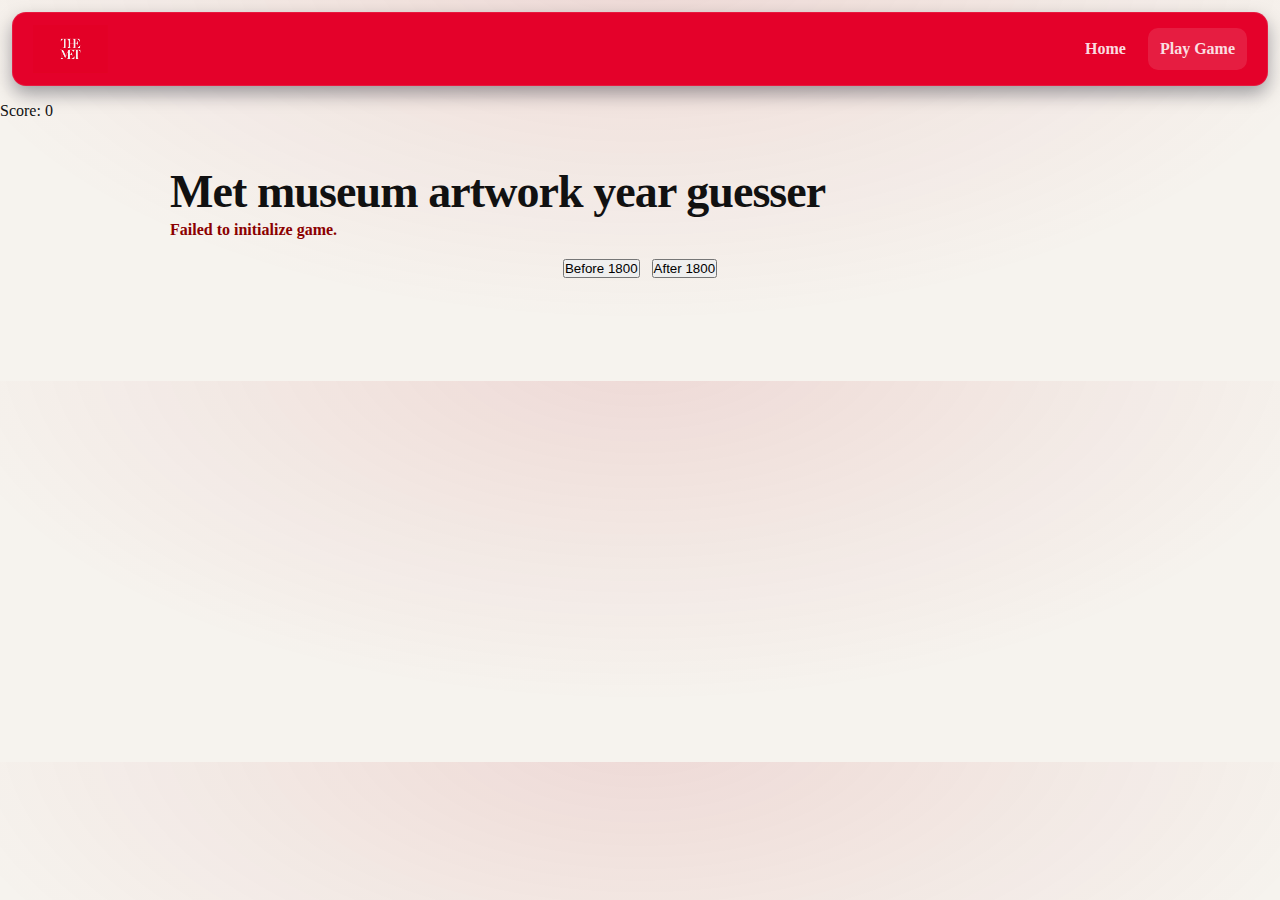
<file: game.html>
<!DOCTYPE html>
<html lang="en">

<head>
    <meta charset="UTF-8">
    <meta name="viewport" content="width=device-width, initial-scale=1.0">
    <title>Met museum artwork year guesser - Game</title>
    <link rel="stylesheet" href="style.css">
</head>

<body>

    <header class="header">
        <a class="brand" href="index.html" aria-label="Back to home" style="background-color: white;">
            <img id="header-visual" class="header-visual" src="images/met-logo.png" alt="The Met visual" />
        </a>

        <nav class="nav" aria-label="Main navigation">
            <a href="index.html">Home</a>
            <a href="game.html" class="active">Play Game</a>
        </nav>
    </header>



    <div class="score-display" id="score-display">Score: 0</div>
    <div class="container">
        <h1>Met museum artwork year guesser</h1>

        <div class="game-over-container" style="display: none;">
            <h2>Game Over!</h2>
            <p>Your final score is: <span id="final-score">0</span></p>
            <button id="restart-btn">Play Again</button>
        </div>
        <div class="game-container">
            <div class="artwork-container">
                <div class="loading" id="loading">Loading artwork...</div>
                <img id="artwork-image" class="artwork-image" style="display: none;" alt="Artwork">
                <div class="artwork-info" id="artwork-info"></div>
            </div>

            <div class="guess-buttons">
                <button id="before-1800">Before 1800</button>
                <button id="after-1800">After 1800</button>
            </div>

            <div class="result" id="result"></div>
        </div>
    </div>

    <script src="app.js"></script>
</body>

</html>
</file>
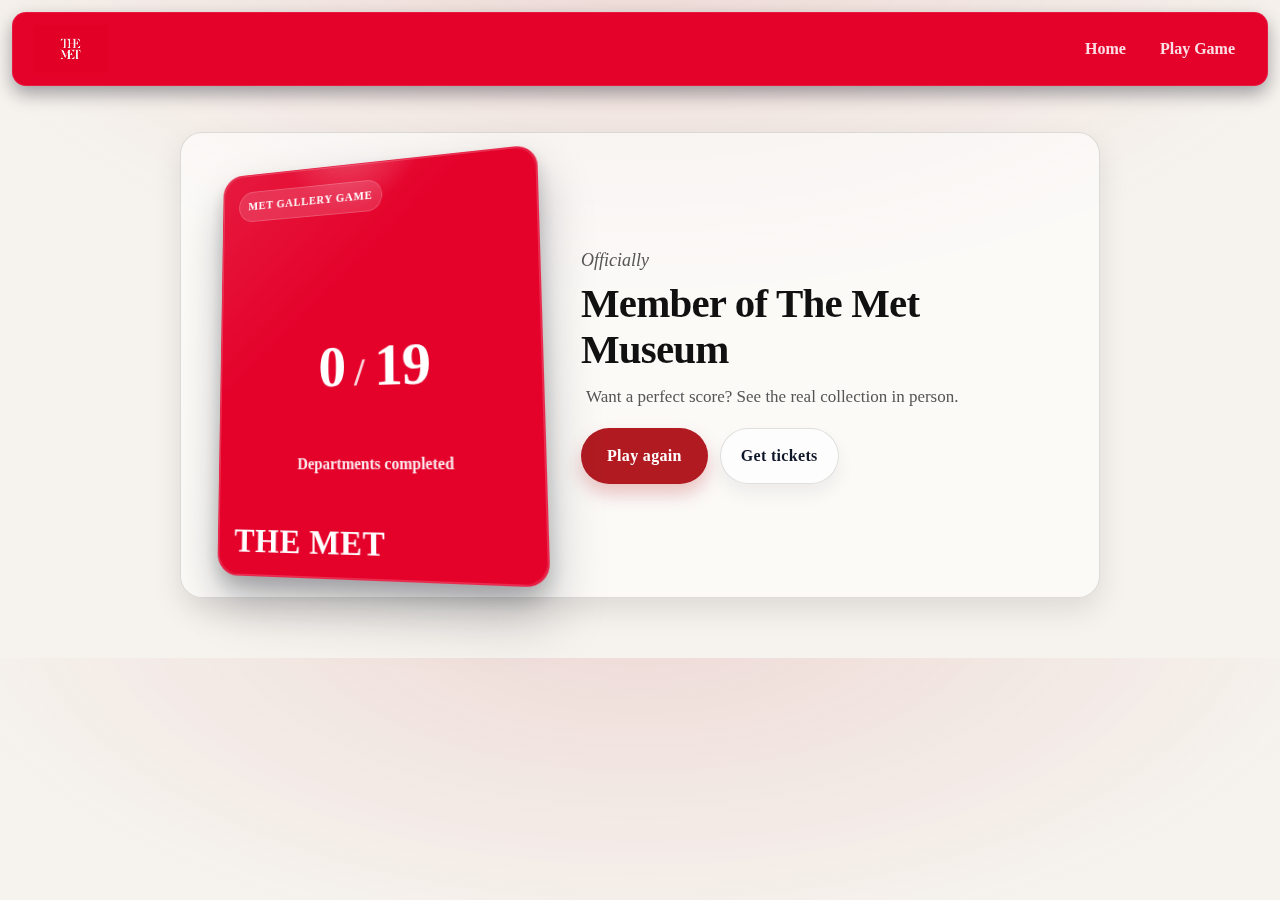
<file: gameover.html>
<!DOCTYPE html>
<html lang="en">

<head>
    <meta charset="utf-8" />
    <meta name="viewport" content="width=device-width, initial-scale=1" />
    <title>Game Complete - Met Gallery Game</title>
    <link rel="stylesheet" href="style.css" />
</head>

<body>
    <header class="header">
        <a class="brand" href="index.html" aria-label="Back to home" style="background-color: white;">
            <img class="header-visual" src="images/met-logo.png" alt="The Met visual" />
        </a>

        <!-- gameover lehel score ei näita -->
        <nav class="nav" aria-label="Main navigation">
            <a href="index.html">Home</a>
            <a href="game.html">Play Game</a>
        </nav>
    </header>

    <main class="container gameover">
        <section class="gameover-card">
            <div class="member-card" aria-label="Score card">
                <div class="member-top">
                    <span class="member-kicker">Met Gallery Game</span>
                </div>

                <div class="member-score">
                    <div class="score-big" id="finalScore">0</div>
                    <div class="score-slash">/</div>
                    <div class="score-big" id="totalScore">19</div>
                </div>

                <div class="member-sub">Departments completed</div>

                <div class="member-mark">
                    <span class="member-mark-text">THE MET</span>
                </div>
            </div>

            <div class="gameover-message">
                <div class="script-line">Officially</div>
                <h1 class="gameover-title">Member of The Met Museum</h1>

                <p class="subtitle gameover-subtitle">
                    Want a perfect score? See the real collection in person.
                </p>

                <div class="gameover-actions">
                    <a href="game.html" class="cta" id="playAgainBtn">Play again</a>
                    <a href="https://www.metmuseum.org/" class="secondary-cta" target="_blank"
                        rel="noopener noreferrer">
                        Get tickets
                    </a>
                </div>
            </div>
        </section>
    </main>

    <script src="gameover.js"></script>
</body>

</html>
</file>
<file: style.css>
:root{
  --bg: #f6f3ee;
  --text: #111;
  --muted: #555;
  --card: rgba(255,255,255,.75);
  --border: rgba(0,0,0,.12);
  --shadow: 0 12px 30px rgba(0,0,0,.10);

  --navA: #0f172a;
  --navB: #0b1220;

  --red: #b11a21;
  --redHover: #8f141a;
}

* { margin: 0; padding: 0; box-sizing: border-box; }

body{
  background:
    radial-gradient(1200px 600px at 50% -10%, rgba(177,26,33,.12), transparent 60%),
    var(--bg);
  color: var(--text);
  line-height: 1.6;
  font-family: ui-serif, Georgia, "Times New Roman", serif;
}

/* HEADER / NAV */
.header{
  position: sticky;
  top: 0;
  z-index: 10;

  display:flex;
  align-items:center;
  justify-content: space-between;
  gap: 16px;

  padding: 12px 20px;
  margin: 12px;

  background: #e4012a;
  border: 1px solid rgba(255,255,255,.10);
  border-radius: 14px;
  box-shadow: 0 8px 18px rgba(2,6,23,.35);
}

.brand{ display:flex; align-items:center; text-decoration:none; }

.header-visual{
  height: 48px;
  width: auto;
  object-fit: contain;
  display: block;
}


/* .header .logo{
  height: 44px;
  width: auto;
  display: block;
} */

.nav{
  display:flex;
  align-items:center;
  gap: 10px;
}

.nav a{
  color: rgba(255,255,255,.92);
  text-decoration:none;
  font-weight: 650;
  padding: 8px 12px;
  border-radius: 10px;
  transition: background .15s ease, transform .08s ease, opacity .15s ease;
  opacity: .95;
}

.nav a:hover,
.nav a:focus{
  background: rgba(255,255,255,.08);
  transform: translateY(-1px);
  opacity: 1;
}

.nav a.active{
  background: rgba(255,255,255,.12);
}

/* Score pill in header (game page) */
.nav .score-pill{
  color: rgba(255,255,255,.92);
  font-weight: 650;
  padding: 8px 12px;
  border-radius: 10px;
  opacity: .95;

  /* veidi “aktiivse” nupu moodi */
  background: rgba(255,255,255,.12);
  border: 1px solid rgba(255,255,255,.18);

  white-space: nowrap;
}


/* PAGE LAYOUT */
.container{
  max-width: 980px;
  margin: 0 auto;
  padding: 28px 20px 60px;
}

.hero{
  text-align: center;
}

.kicker{
  display:inline-block;
  padding: 6px 10px;
  border: 1px solid var(--border);
  border-radius: 999px;
  background: rgba(255,255,255,.6);
  color: var(--muted);
  font-size: 13px;
  letter-spacing: .06em;
  text-transform: uppercase;
}

h1{
  margin-top: 14px;
  font-size: clamp(28px, 4vw, 46px);
  line-height: 1.12;
  letter-spacing: -0.02em;
}

.subtitle{
  margin: 12px auto 0;
  max-width: 62ch;
  color: var(--muted);
  font-size: 17px;
}

.hero-media{
  margin: 26px auto 18px;
  max-width: 820px;
  border-radius: 18px;
  overflow: hidden;
  box-shadow: var(--shadow);
  border: 1px solid var(--border);
  background: #fff;
}

.hero-placeholder{
  height: 320px;
  display:flex;
  align-items:center;
  justify-content:center;
  background:
    linear-gradient(135deg, rgba(0,0,0,.03), rgba(0,0,0,.00)),
    radial-gradient(900px 240px at 50% 0%, rgba(177,26,33,.12), transparent 60%);
  color: var(--muted);
  font-weight: 600;
}

/* CTA BUTTON (punane, keskel, hover) */
.cta{
  display: inline-flex;
  align-items:center;
  justify-content:center;

  background: var(--red);
  color: #fff;
  text-decoration:none;

  padding: 14px 26px;
  border-radius: 999px;
  font-weight: 800;
  letter-spacing: .02em;

  box-shadow: 0 10px 18px rgba(177,26,33,.25);
  transition: transform .10s ease, background .15s ease, box-shadow .15s ease;
}

.cta:hover,
.cta:focus{
  background: var(--redHover);
  transform: translateY(-2px);
  box-shadow: 0 14px 26px rgba(177,26,33,.30);
}

/* Info card */
.info-card{
  margin: 28px auto 0;
  max-width: 820px;
  text-align: left;
  padding: 22px;
  background: var(--card);
  border: 1px solid var(--border);
  border-radius: 16px;
  box-shadow: 0 10px 20px rgba(0,0,0,.06);
}

.info-card h2{ margin-bottom: 10px; }
.info-card ul{ list-style-position: inside; }
.info-card li{ margin: 8px 0; }

/* Mobile */
@media (max-width: 640px){
  .header{
    flex-direction: column;
    align-items: flex-start;
  }
  .hero-placeholder{ height: 220px; }
}


/* GAME PAGE */
.container.game{
  text-align: center;
  max-width: 980px;
}

.game-card{
  margin: 22px auto 0;
  max-width: 820px;
  text-align: left;

  padding: 18px;
  background: var(--card);
  border: 1px solid var(--border);
  border-radius: 18px;
  box-shadow: var(--shadow);
}

/* fixed-size image container so big images don't take over */
.artwork-frame{
  position: relative;
  width: 100%;
  height: 360px;            /* <- ühtlane kõrgus kõigile piltidele */
  border-radius: 16px;
  overflow: hidden;
  background: #fff;
  border: 1px solid var(--border);
  box-shadow: 0 10px 20px rgba(0,0,0,.06);

  display:flex;
  align-items:center;
  justify-content:center;
}

.artwork-image{
  width: 100%;
  height: 100%;
  object-fit: contain;      /* ei lõika, mahutab pildi kasti sisse */
  display: block;
}

.loading{
  color: var(--muted);
  font-weight: 650;
}

/* artwork text */
#artwork-info .art-dept{
  margin-top: 14px;
  font-size: 14px;
  color: var(--muted);
  text-align: center;
}

#artwork-info .art-title{
  font-size: 18px;
  line-height: 1.25;
  text-align: center;
}

#artwork-info .art-artist{
  margin-top: 2px;
  text-align: center;
}

/* buttons centered + nice */
.guess-buttons{
  margin-top: 16px;
  display:flex;
  justify-content: center;
  gap: 12px;
  flex-wrap: wrap;
}

.guess-btn{
  appearance: none;
  border: 0;
  cursor: pointer;

  padding: 12px 18px;
  border-radius: 999px;
  font-weight: 800;
  letter-spacing: .02em;

  background: var(--red);
  color: #fff;
  box-shadow: 0 10px 18px rgba(177,26,33,.18);
  transition: transform .10s ease, background .15s ease, box-shadow .15s ease;
}

.guess-btn:hover,
.guess-btn:focus{
  background: var(--redHover);
  transform: translateY(-2px);
  box-shadow: 0 14px 26px rgba(177,26,33,.24);
}

.guess-btn:disabled{
  opacity: .55;
  cursor: not-allowed;
  transform: none;
  box-shadow: none;
}

/* result text centered */
.result{
  margin-top: 14px;
  font-weight: 800;
  text-align: center;
  animation: fadeUp .4s ease-out;
}

@keyframes fadeUp{
  from{ opacity: 0; transform: translateY(6px); }
  to{ opacity: 1; transform: translateY(0); }
}



/* mobile: smaller image frame */
@media (max-width: 640px){
  .artwork-frame{ height: 240px; }
  .game-card{ padding: 14px; }
}


/* ===== GAME FEEDBACK ANIMATIONS ===== */

/* common */
.artwork-frame{
  transition: box-shadow .4s ease, transform .35s ease;
}

/* CORRECT */
.artwork-frame.correct{
  box-shadow:
    0 0 0 2px rgba(218,165,32,.55),
    0 0 28px rgba(218,165,32,.45);
  transform: scale(1.015);
}

.artwork-frame.correct::after{
  content: "";
  position: absolute;
  inset: 0;
  border-radius: 16px;
  background:
    radial-gradient(120% 80% at 50% 0%,
      rgba(218,165,32,.35),
      transparent 60%);
  animation: glowFade 1.4s ease-out;
  pointer-events: none;
}

/* INCORRECT */
.artwork-frame.incorrect{
  box-shadow:
    0 0 0 2px rgba(177,26,33,.45),
    0 0 22px rgba(177,26,33,.35);
}

/* subtle glow fade */
@keyframes glowFade{
  from{ opacity: .9; }
  to{ opacity: 0; }
}

/* ===== RESULT FEEDBACK ===== */

.result{
  margin-top: 16px;
  text-align: center;
}

/* Correct / Incorrect pill */
.result::before{
  content: attr(data-status);
  display: inline-block;
  margin-bottom: 8px;

  padding: 6px 14px;
  border-radius: 999px;
  font-weight: 800;
  letter-spacing: .04em;
  text-transform: uppercase;
  font-size: 12px;
}

/* status colors */
.result.correct::before{
  background: rgba(218,165,32,.18);
  color: #6b5200;
  border: 1px solid rgba(218,165,32,.45);
}

.result.incorrect::before{
  background: rgba(177,26,33,.12);
  color: #7a1419;
  border: 1px solid rgba(177,26,33,.35);
}

/* meta info (year / date) */
.result-meta{
  margin-top: 6px;
  display: inline-flex;
  gap: 6px;
  align-items: baseline;

  font-size: 14px;
  color: var(--muted);
}

.result-label{
  text-transform: uppercase;
  letter-spacing: .06em;
  font-size: 11px;
}

.result-value{
  font-weight: 700;
  color: var(--text);
}





/* ===== GAME OVER PAGE ===== */

.container.gameover{
  max-width: 980px;
  padding-top: 34px;
}

.gameover-card{
  perspective: 1200px; /* makes the 3D card feel real */
  margin: 0 auto;
  max-width: 920px;

  display: grid;
  grid-template-columns: 340px 1fr;
  gap: 28px;

  align-items: center;

  padding: 22px;
  background: rgba(255,255,255,.55);
  border: 1px solid var(--border);
  border-radius: 22px;
  box-shadow: var(--shadow);
}

/* left “membership” card */
.member-card{
  position: relative;
  height: 420px;
  border-radius: 22px;
  overflow: hidden;

  background: #e4012a;
  border: 1px solid rgba(255,255,255,.18);
  box-shadow: 0 14px 28px rgba(2,6,23,.18);

  color: #fff;
  padding: 18px;
  display: flex;
  flex-direction: column;
  justify-content: space-between;
}

.member-top{
  display:flex;
  justify-content: space-between;
  align-items: center;
}

.member-kicker{
  display:inline-block;
  padding: 6px 10px;
  border-radius: 999px;
  background: rgba(255,255,255,.14);
  border: 1px solid rgba(255,255,255,.18);
  font-size: 12px;
  letter-spacing: .06em;
  text-transform: uppercase;
  font-weight: 700;
  text-align: center;
}

.member-score{
  display:flex;
  align-items: baseline;
  justify-content: center;
  gap: 10px;
  margin-top: 14px;
}

.score-big{
  font-size: 60px;
  line-height: 1;
  font-weight: 900;
  letter-spacing: -0.02em;
}

.score-slash{
  font-size: 40px;
  opacity: .85;
  font-weight: 800;
}

.member-sub{
  text-align:center;
  opacity: .92;
  margin-top: 8px;
  font-weight: 650;
}

.member-mark{
  display:flex;
  justify-content: flex-start;
  align-items: flex-end;
  padding-top: 10px;
}

.member-mark-text{
  font-weight: 900;
  letter-spacing: .02em;
  font-size: 34px;
  line-height: 0.95;
}

/* right message */
.gameover-message{
  text-align: left;
  padding: 8px 10px;
}

.script-line{
  font-family: ui-serif, Georgia, "Times New Roman", serif;
  font-style: italic;
  color: var(--muted);
  font-size: 18px;
  margin-bottom: 6px;
}

.gameover-title{
  margin-top: 0;
  font-size: clamp(28px, 3.2vw, 44px);
}

.gameover-subtitle{
  margin-top: 10px;
  max-width: 56ch;
}

.gameover-actions{
  display:flex;
  gap: 12px;
  flex-wrap: wrap;
  margin-top: 18px;
}

/* secondary button to match CTA system */
.secondary-cta{
  display: inline-flex;
  align-items:center;
  justify-content:center;

  padding: 14px 20px;
  border-radius: 999px;

  text-decoration:none;
  font-weight: 800;
  letter-spacing: .02em;

  background: rgba(255,255,255,.65);
  border: 1px solid var(--border);
  color: var(--navA);
  box-shadow: 0 10px 18px rgba(0,0,0,.06);
  transition: transform .10s ease, background .15s ease, box-shadow .15s ease;
}

.secondary-cta:hover,
.secondary-cta:focus{
  transform: translateY(-2px);
  background: rgba(255,255,255,.85);
  box-shadow: 0 14px 26px rgba(0,0,0,.08);
}

/* mobile */
@media (max-width: 820px){
  .gameover-card{
    grid-template-columns: 1fr;
  }
  .member-card{
    height: 360px;
  }
}

/* ===== Realistic membership card look ===== */

.member-card{
  position: relative;
  height: 420px;
  border-radius: 22px;
  overflow: hidden;

  background: #e4012a;
  border: 1px solid rgba(255,255,255,.16);

  /* 3D feel */
  transform: perspective(900px) rotateY(-10deg) rotateX(4deg) rotateZ(-2deg);
  transform-origin: center;
  box-shadow:
    0 26px 50px rgba(2,6,23,.25),
    0 10px 18px rgba(2,6,23,.18);

  display: flex;
  flex-direction: column;
  justify-content: space-between;
  padding: 18px;
  color: #fff;
}

/* soften corners and add subtle edge highlight */
.member-card::before{
  content:"";
  position:absolute;
  inset: 0;
  border-radius: 22px;
  pointer-events:none;

  /* edge highlight */
  box-shadow: inset 0 0 0 1px rgba(255,255,255,.18);
}

/* glossy sheen layer */
.member-card::after{
  content:"";
  position:absolute;
  inset:-40% -20%;
  pointer-events:none;

  background:
    radial-gradient(closest-side at 30% 20%, rgba(255,255,255,.35), transparent 55%),
    linear-gradient(120deg, rgba(255,255,255,.18), transparent 40%);

  transform: rotate(18deg);
  opacity: .85;
  mix-blend-mode: screen;
}

/* hover: tiny “pick it up” interaction */
.member-card:hover{
  transform: perspective(900px) rotateY(-6deg) rotateX(2deg) rotateZ(-1deg) translateY(-2px);
  transition: transform .18s ease;
}

/* vertical "Member" like in your ref */
.member-ribbon{
  position:absolute;
  right: 14px;
  top: 18px;

  writing-mode: vertical-rl;
  text-orientation: mixed;

  font-weight: 700;
  letter-spacing: .08em;
  font-size: 13px;
  opacity: .92;

  padding: 10px 8px;
  border-radius: 12px;
  background: rgba(255,255,255,.10);
  border: 1px solid rgba(255,255,255,.18);

  z-index: 2;
}

/* score stays readable above sheen */
.member-score{
  position: relative;
  z-index: 2;

  display:flex;
  align-items: baseline;
  justify-content: center;
  gap: 10px;
  margin-top: 90px;
}

/* logo bottom-left, like “printed” */
.member-logo{
  position: relative;
  z-index: 2;

  width: 140px;
  height: auto;

  /* make it feel like ink on plastic */
  filter: brightness(1000%) contrast(200%); /* turns png into white-ish if it's dark */
  opacity: .95;

  align-self: flex-start;
  margin-top: 18px;
}

/* If your met-logo.png is already white, remove the filter above */
</file>
